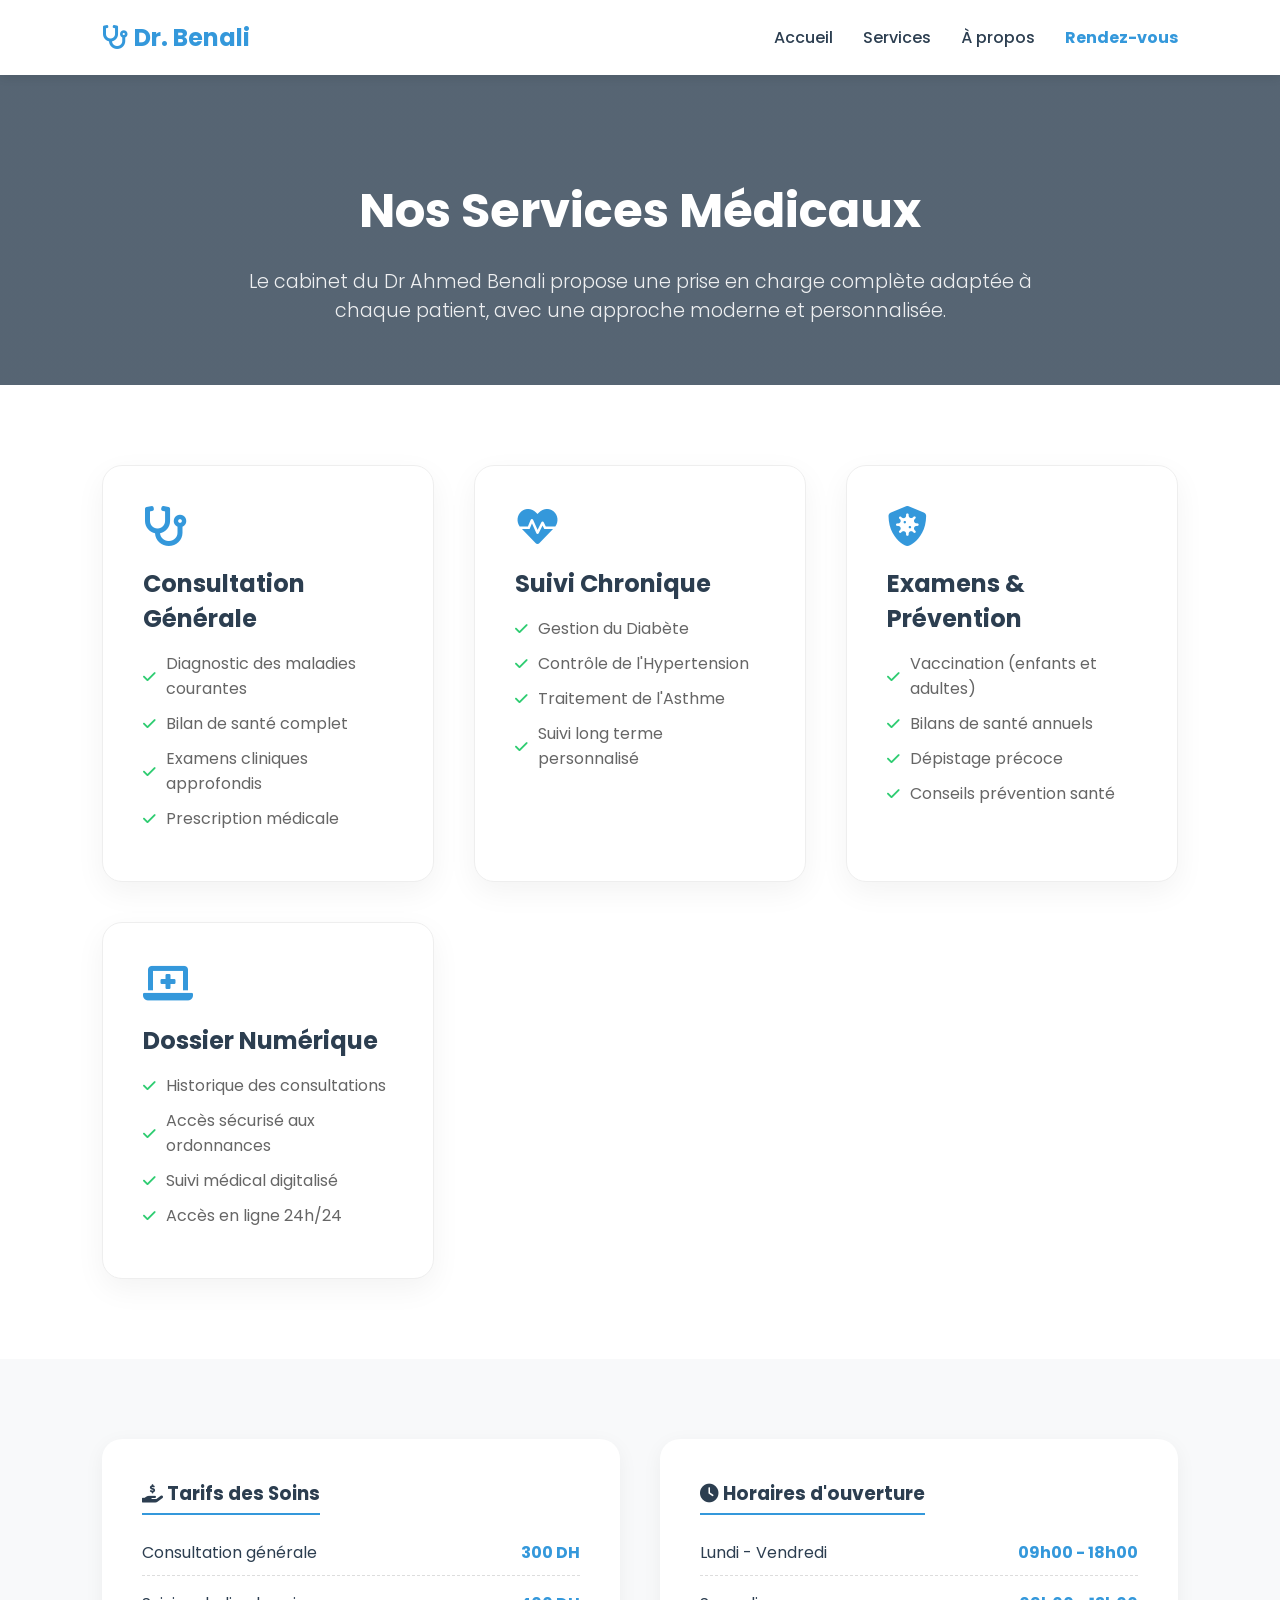
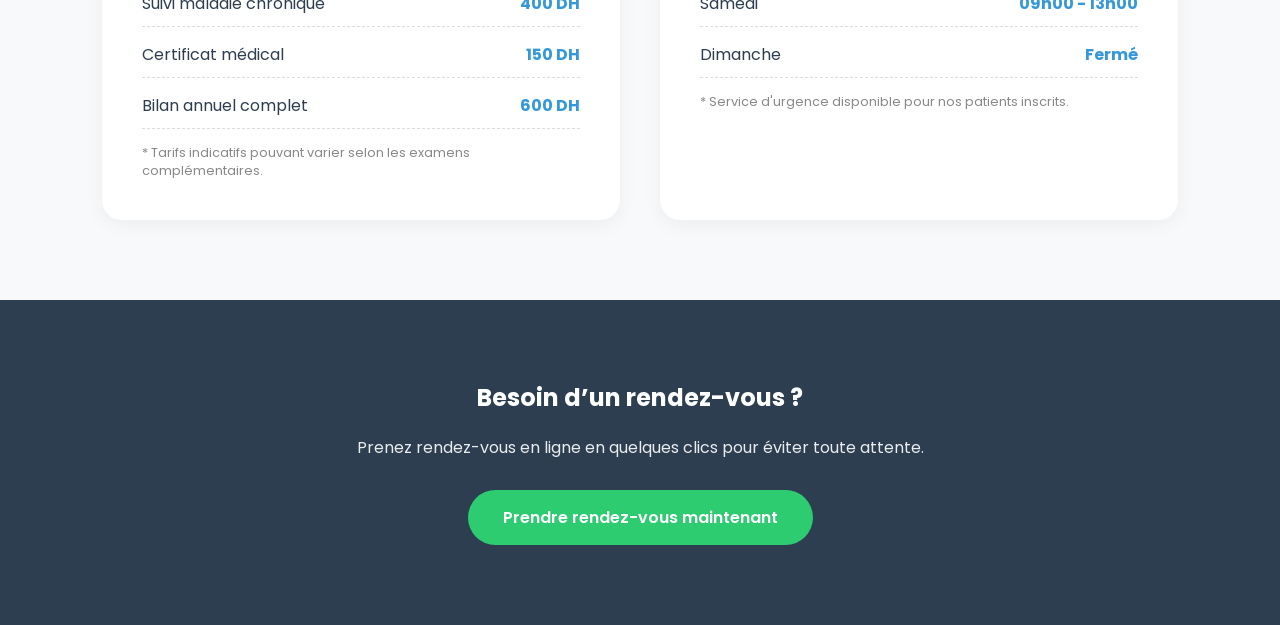
<file: services.html>
<!doctype html>
<html lang="fr">

<head>
  <meta charset="UTF-8" />
  <meta name="viewport" content="width=device-width, initial-scale=1.0" />
  <title>Nos Services | Dr. Ahmed Benali</title>
  <link href="https://fonts.googleapis.com/css2?family=Poppins:wght@300;400;600;700&display=swap" rel="stylesheet" />
  <link rel="stylesheet" href="https://cdnjs.cloudflare.com/ajax/libs/font-awesome/6.0.0/css/all.min.css" />
  <link rel="stylesheet" href="css/services.css">
</head>

<body>
  <nav>
    <div class="logo"><i class="fa-solid fa-stethoscope"></i> Dr. Benali</div>
    <ul class="nav-links">
      <li><a href="index.html">Accueil</a></li>
      <li><a href="services.html">Services</a></li>
      <li><a href="propos.html">À propos</a></li>
      <li>
        <a href="dashboard.php" style="color: var(--secondary); font-weight: bold">Rendez-vous</a>
      </li>
    </ul>
  </nav>

  <header class="page-header animate">
    <h1>Nos Services Médicaux</h1>
    <p>
      Le cabinet du Dr Ahmed Benali propose une prise en charge complète
      adaptée à chaque patient, avec une approche moderne et personnalisée.
    </p>
  </header>

  <section class="services-grid">
    <div class="category-card animate">
      <i class="fa-solid fa-stethoscope"></i>
      <h3>Consultation Générale</h3>
      <ul>
        <li>Diagnostic des maladies courantes</li>
        <li>Bilan de santé complet</li>
        <li>Examens cliniques approfondis</li>
        <li>Prescription médicale</li>
      </ul>
    </div>

    <div class="category-card animate" style="animation-delay: 0.1s">
      <i class="fa-solid fa-heart-pulse"></i>
      <h3>Suivi Chronique</h3>
      <ul>
        <li>Gestion du Diabète</li>
        <li>Contrôle de l'Hypertension</li>
        <li>Traitement de l'Asthme</li>
        <li>Suivi long terme personnalisé</li>
      </ul>
    </div>

    <div class="category-card animate" style="animation-delay: 0.2s">
      <i class="fa-solid fa-shield-virus"></i>
      <h3>Examens & Prévention</h3>
      <ul>
        <li>Vaccination (enfants et adultes)</li>
        <li>Bilans de santé annuels</li>
        <li>Dépistage précoce</li>
        <li>Conseils prévention santé</li>
      </ul>
    </div>

    <div class="category-card animate" style="animation-delay: 0.3s">
      <i class="fa-solid fa-laptop-medical"></i>
      <h3>Dossier Numérique</h3>
      <ul>
        <li>Historique des consultations</li>
        <li>Accès sécurisé aux ordonnances</li>
        <li>Suivi médical digitalisé</li>
        <li>Accès en ligne 24h/24</li>
      </ul>
    </div>
  </section>

  <section class="info-panel animate">
    <div class="info-box">
      <h3>
        <i class="fa-solid fa-hand-holding-dollar"></i> Tarifs des Soins
      </h3>
      <div class="price-item">
        <span>Consultation générale</span><span class="price-val">300 DH</span>
      </div>
      <div class="price-item">
        <span>Suivi maladie chronique</span><span class="price-val">400 DH</span>
      </div>
      <div class="price-item">
        <span>Certificat médical</span><span class="price-val">150 DH</span>
      </div>
      <div class="price-item">
        <span>Bilan annuel complet</span><span class="price-val">600 DH</span>
      </div>
      <p style="font-size: 0.8rem; color: #888; margin-top: 10px">
        * Tarifs indicatifs pouvant varier selon les examens complémentaires.
      </p>
    </div>

    <div class="info-box">
      <h3><i class="fa-solid fa-clock"></i> Horaires d'ouverture</h3>
      <div class="price-item">
        <span>Lundi - Vendredi</span><span class="price-val">09h00 - 18h00</span>
      </div>
      <div class="price-item">
        <span>Samedi</span><span class="price-val">09h00 - 13h00</span>
      </div>
      <div class="price-item">
        <span>Dimanche</span><span class="price-val">Fermé</span>
      </div>
      <p style="font-size: 0.8rem; color: #888; margin-top: 10px">
        * Service d'urgence disponible pour nos patients inscrits.
      </p>
    </div>
  </section>

  <section class="cta-final animate">
    <h2 style="margin-bottom: 20px">Besoin d’un rendez-vous ?</h2>
    <p style="margin-bottom: 30px; opacity: 0.9">
      Prenez rendez-vous en ligne en quelques clics pour éviter toute attente.
    </p>
    <a href="dashboard.php" class="btn btn-accent">Prendre rendez-vous maintenant</a>
  </section>
</body>

</html>
</file>
<file: css/services.css>
:root {
       --primary: #2c3e50;
       --secondary: #3498db;
       --accent: #2ecc71;
       --light: #f8f9fa;
       --dark: #2c3e50;
   }

   * {
       margin: 0;
       padding: 0;
       box-sizing: border-box;
       font-family: "Poppins", sans-serif;
   }

   body {
       background-color: white;
       color: var(--dark);
       overflow-x: hidden;
   }

   @keyframes fadeInUp {
       from {
           opacity: 0;
           transform: translateY(30px);
       }

       to {
           opacity: 1;
           transform: translateY(0);
       }
   }

   .animate {
       animation: fadeInUp 0.8s ease-out forwards;
   }

   /* --- NAVIGATION --- */
   nav {
       display: flex;
       justify-content: space-between;
       align-items: center;
       padding: 20px 8%;
       background: white;
       box-shadow: 0 2px 10px rgba(0, 0, 0, 0.1);
       position: sticky;
       top: 0;
       z-index: 1000;
   }

   .logo {
       font-size: 1.5rem;
       font-weight: 700;
       color: var(--secondary);
   }

   .nav-links {
       display: flex;
       list-style: none;
       gap: 30px;
   }

   .nav-links a {
       text-decoration: none;
       color: var(--primary);
       font-weight: 500;
       transition: 0.3s;
   }

   .nav-links a:hover {
       color: var(--secondary);
   }

   /* --- HEADER DE PAGE --- */
   .page-header {
       background:
           linear-gradient(rgba(44, 62, 80, 0.8), rgba(44, 62, 80, 0.8)),
           url("https://images.unsplash.com/photo-1516549655169-df83a0774514?auto=format&fit=crop&q=80&w=2070");
       background-size: cover;
       background-position: center;
       color: white;
       padding: 100px 8% 60px;
       text-align: center;
   }

   .page-header h1 {
       font-size: 3rem;
       margin-bottom: 20px;
   }

   .page-header p {
       font-size: 1.2rem;
       max-width: 800px;
       margin: 0 auto;
       opacity: 0.9;
       font-weight: 300;
   }

   /* --- GRID SERVICES --- */
   .services-grid {
       padding: 80px 8%;
       display: grid;
       grid-template-columns: repeat(auto-fit, minmax(300px, 1fr));
       gap: 40px;
       background: white;
   }

   .category-card {
       background: white;
       padding: 40px;
       border-radius: 20px;
       box-shadow: 0 10px 30px rgba(0, 0, 0, 0.05);
       transition: 0.4s;
       border: 1px solid #eee;
   }

   .category-card:hover {
       transform: translateY(-10px);
       box-shadow: 0 15px 40px rgba(0, 0, 0, 0.1);
   }

   .category-card i {
       font-size: 2.5rem;
       color: var(--secondary);
       margin-bottom: 20px;
   }

   .category-card h3 {
       font-size: 1.5rem;
       margin-bottom: 15px;
       color: var(--primary);
   }

   .category-card ul {
       list-style: none;
       text-align: left;
   }

   .category-card ul li {
       margin-bottom: 10px;
       color: #666;
       display: flex;
       align-items: center;
       gap: 10px;
   }

   .category-card ul li::before {
       content: "\f00c";
       font-family: "Font Awesome 6 Free";
       font-weight: 900;
       color: var(--accent);
       font-size: 0.9rem;
   }

   /* --- SECTION TARIFS & HORAIRES --- */
   .info-panel {
       padding: 80px 8%;
       background: var(--light);
       display: flex;
       flex-wrap: wrap;
       gap: 40px;
   }

   .info-box {
       flex: 1;
       min-width: 300px;
       background: white;
       padding: 40px;
       border-radius: 20px;
       box-shadow: 0 5px 20px rgba(0, 0, 0, 0.05);
   }

   .info-box h3 {
       margin-bottom: 25px;
       color: var(--primary);
       border-bottom: 2px solid var(--secondary);
       display: inline-block;
       padding-bottom: 5px;
   }

   .price-item {
       display: flex;
       justify-content: space-between;
       margin-bottom: 15px;
       padding-bottom: 10px;
       border-bottom: 1px dashed #ddd;
   }

   .price-val {
       font-weight: 700;
       color: var(--secondary);
   }

   /* --- CTA --- */
   .cta-final {
       padding: 80px 8%;
       text-align: center;
       background: var(--primary);
       color: white;
   }

   .btn {
       padding: 15px 35px;
       border-radius: 50px;
       text-decoration: none;
       font-weight: 600;
       transition: 0.4s;
       display: inline-block;
       cursor: pointer;
       border: none;
   }

   .btn-accent {
       background: var(--accent);
       color: white;
   }

   .btn-accent:hover {
       transform: scale(1.05);
       background: #27ae60;
   }

   /* --- RESPONSIVE --- */
   @media (max-width: 768px) {

       /* --- Navbar responsive --- */
       nav {
           padding: 15px 5%;
       }

       .logo {
           font-size: 1.3rem;
       }

       .nav-links {
           display: flex;
           flex-direction: row;
           gap: 10px;
           width: auto;
           /* important */
           flex-wrap: wrap;
           /* empêche le débordement */
           justify-content: flex-end;
       }

       .nav-links li {
           width: auto;
           /* enlever width:100% */
       }

       .nav-links a {
           padding: 8px 12px;
           border-radius: 6px;
           font-size: 0.85rem;
           white-space: nowrap;
           /* empêche le retour à la ligne */
       }

       .nav-links a:hover {
           background: var(--secondary);
           color: white;
       }

       /* --- Header mobile --- */
       .page-header {
           padding: 80px 5% 50px;
           text-align: center;
       }

       .page-header h1 {
           font-size: 2rem;
           line-height: 1.2;
       }

       .page-header p {
           font-size: 1rem;
           line-height: 1.4;
       }

       /* --- Grid services --- */
       .services-grid {
           padding: 50px 5%;
           gap: 20px;
           grid-template-columns: 1fr;
           /* une seule colonne pour mobile */
       }

       .category-card {
           padding: 25px 20px;
       }

       .category-card h3 {
           font-size: 1.3rem;
       }

       .category-card ul li {
           font-size: 0.9rem;
       }

       /* --- Info panel (Tarifs / Horaires) --- */
       .info-panel {
           flex-direction: column;
           padding: 50px 5%;
           gap: 20px;
       }

       .info-box {
           padding: 30px 20px;
       }

       .info-box h3 {
           font-size: 1.2rem;
       }

       .price-item span {
           font-size: 0.9rem;
       }

       /* --- CTA final --- */
       .cta-final {
           padding: 50px 5%;
       }

       .btn {
           width: 100%;
           max-width: 250px;
           margin: 0 auto;
           font-size: 0.9rem;
       }
   }
</file>
